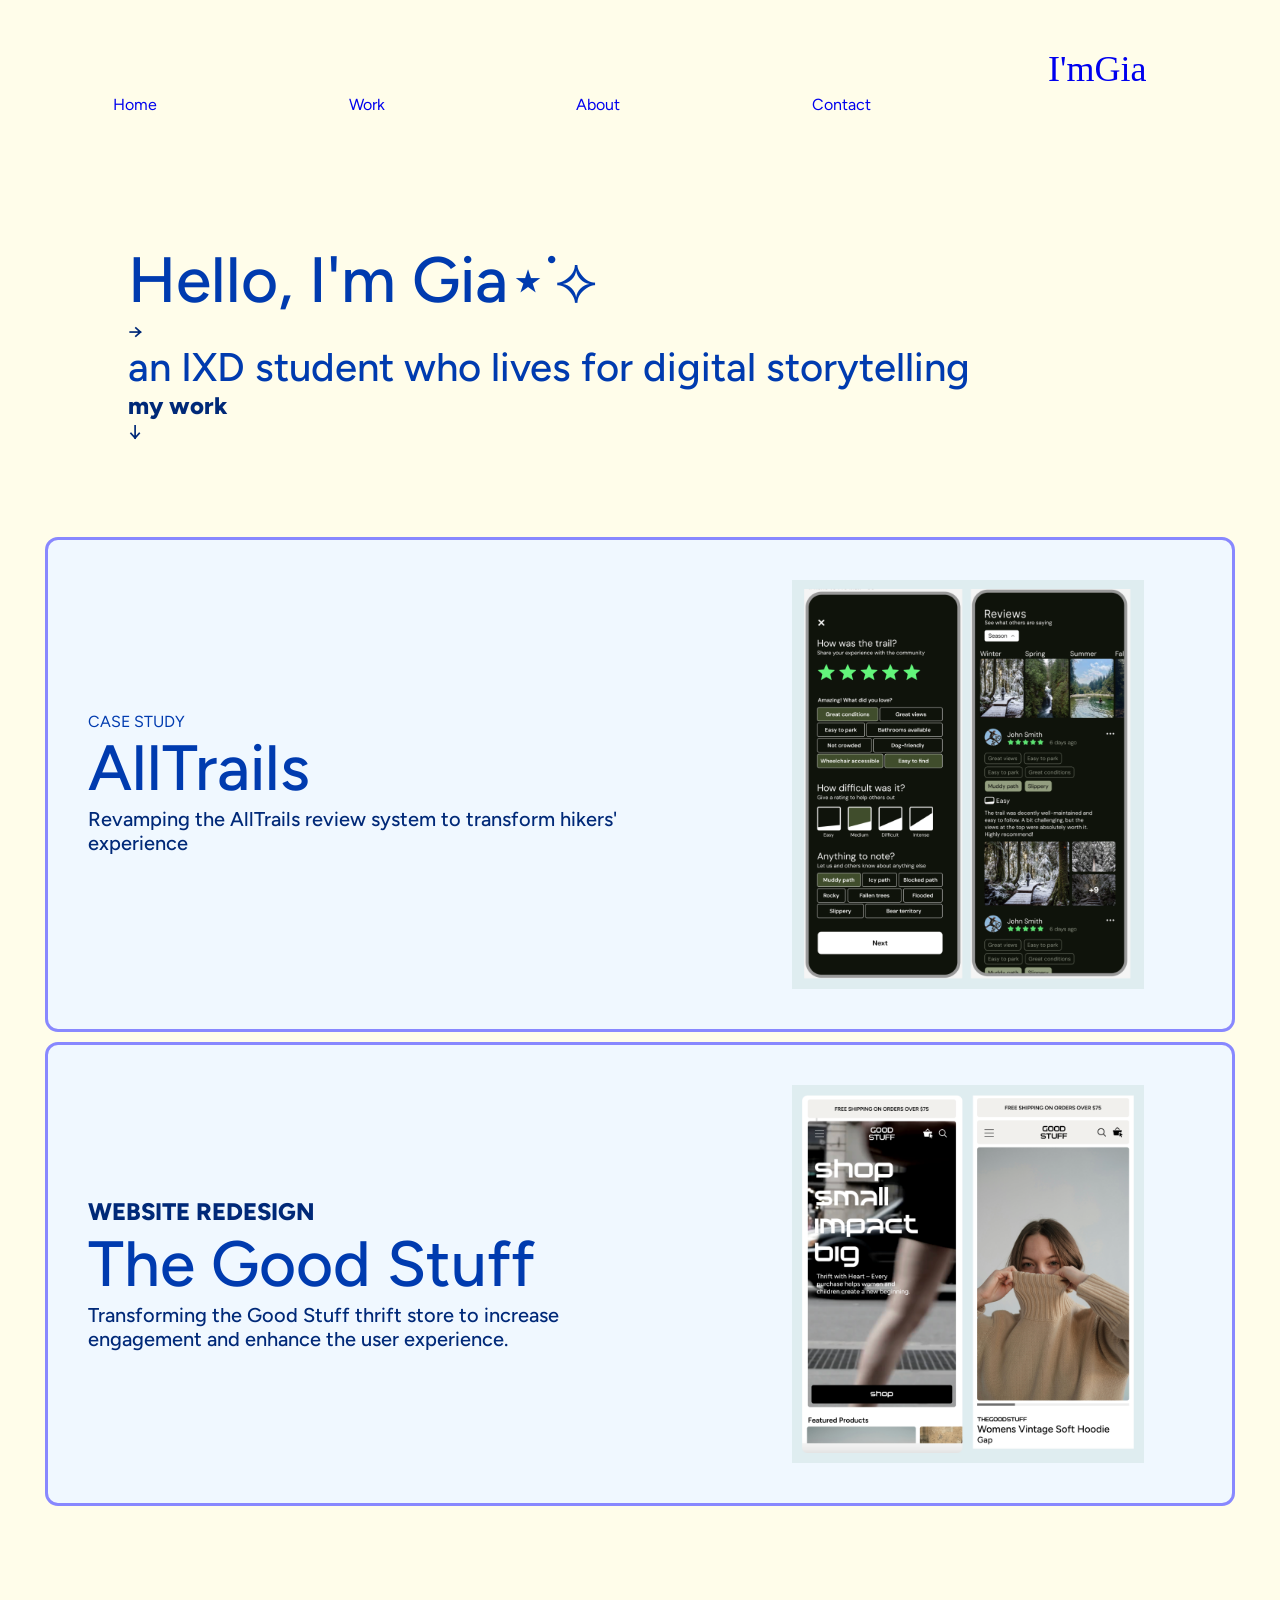
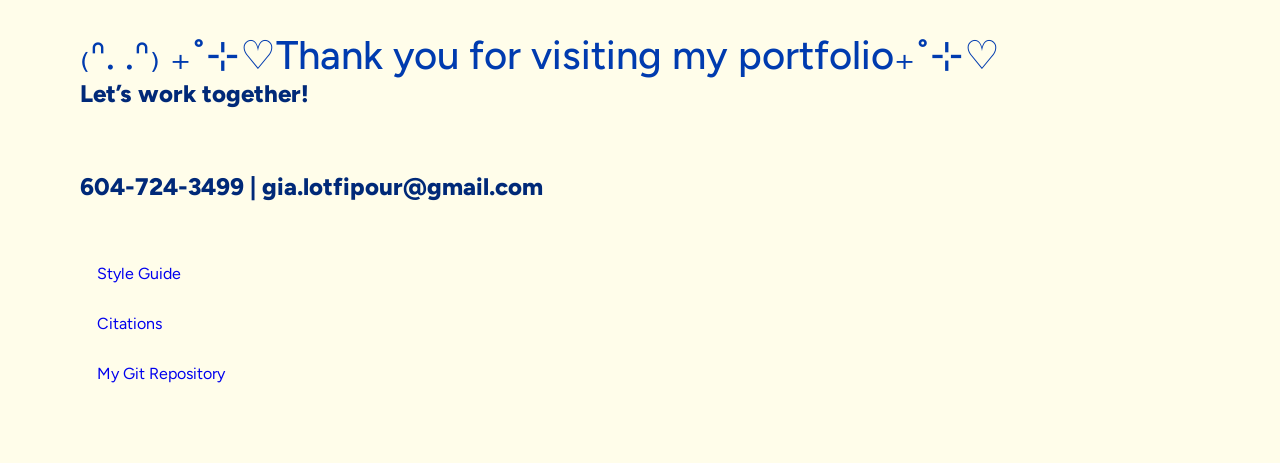
<file: index.html>
<!DOCTYPE html>
<html lang="en">
  <head>
    <meta charset="UTF-8" />
    <meta name="viewport" content="width=device-width, initial-scale=1.0" />
    <title>AllTrails Case Study</title>
    <link rel="stylesheet" href="css/styles.css" />
  </head>

  <body>
    <header class="portfolio-header">
      <ul class="navigation">
        <li class="navigation-item"><a href="index.html">Home</a></li>
        <li class="navigation-item"><a href="work.html">Work</a></li>
        <li class="navigation-item"><a href="about.html">About</a></li>
        <li class="navigation-item"><a href="#contact">Contact</a></li>
      </ul>

      <h1 class="logo"><a href="home.html">I'mGia</a></h1>
    </header>
    <div class="hero">
      <h1>Hello, I'm Gia⋆˙⟡</h1>
      <p>&#8594;</p>
      <h2>an IXD student who lives for digital storytelling</h2>
      <h3>my work</h3>
      <p>&darr;</p>
    </div>

    <div class="project-section">
      <div class="text-content">
        <h5>CASE STUDY</h5>
        <h1>AllTrails</h1>
        <p>
          Revamping the AllTrails review system to transform hikers' experience
        </p>
      </div>
      <img
        src="img/alltrailsplaceholder.png"
        alt="AllTrails case study"
        class="project-image"
      />
    </div>

    <div class="hero-section">
      <div class="text-content">
        <h3>WEBSITE REDESIGN</h3>
        <h1>The Good Stuff</h1>
        <p>
          Transforming the Good Stuff thrift store to increase engagement and
          enhance the user experience.
        </p>
      </div>
      <img
        src="img/goodstuffplaceholder.png"
        alt="The Good Stuff mobile screenshots"
        class="hero-image"
      />
    </div>

    <ul class="footer" id="contact">
      <li class="main-footer-area">
        <h2>₍ᐢ. .ᐢ₎ ₊˚⊹♡Thank you for visiting my portfolio₊˚⊹♡</h2>
        <h3>Let’s work together!</h3>
      </li>
      <li class="contact-footer-area">
        <h3>604-724-3499 | gia.lotfipour@gmail.com</h3>
      </li>
    </ul>

    <ul class="footer-navigation">
      <li class="navigation-item">
        <a
          href="https://www.figma.com/design/rMzfPXT9ctFKr7OSMbcHpd/Paul---Web-portfolio?node-id=0-1&t=zXJKf3eqYZQICA27-1"
          >Style Guide</a
        >
      </li>
      <li class="navigation-item"><a href="citations.html">Citations</a></li>
      <li class="navigation-item">
        <a href="https://github.com/gialotfipour/gialotfipour.github.io"
          >My Git Repository</a
        >
      </li>
    </ul>
  </body>
</html>
</file>
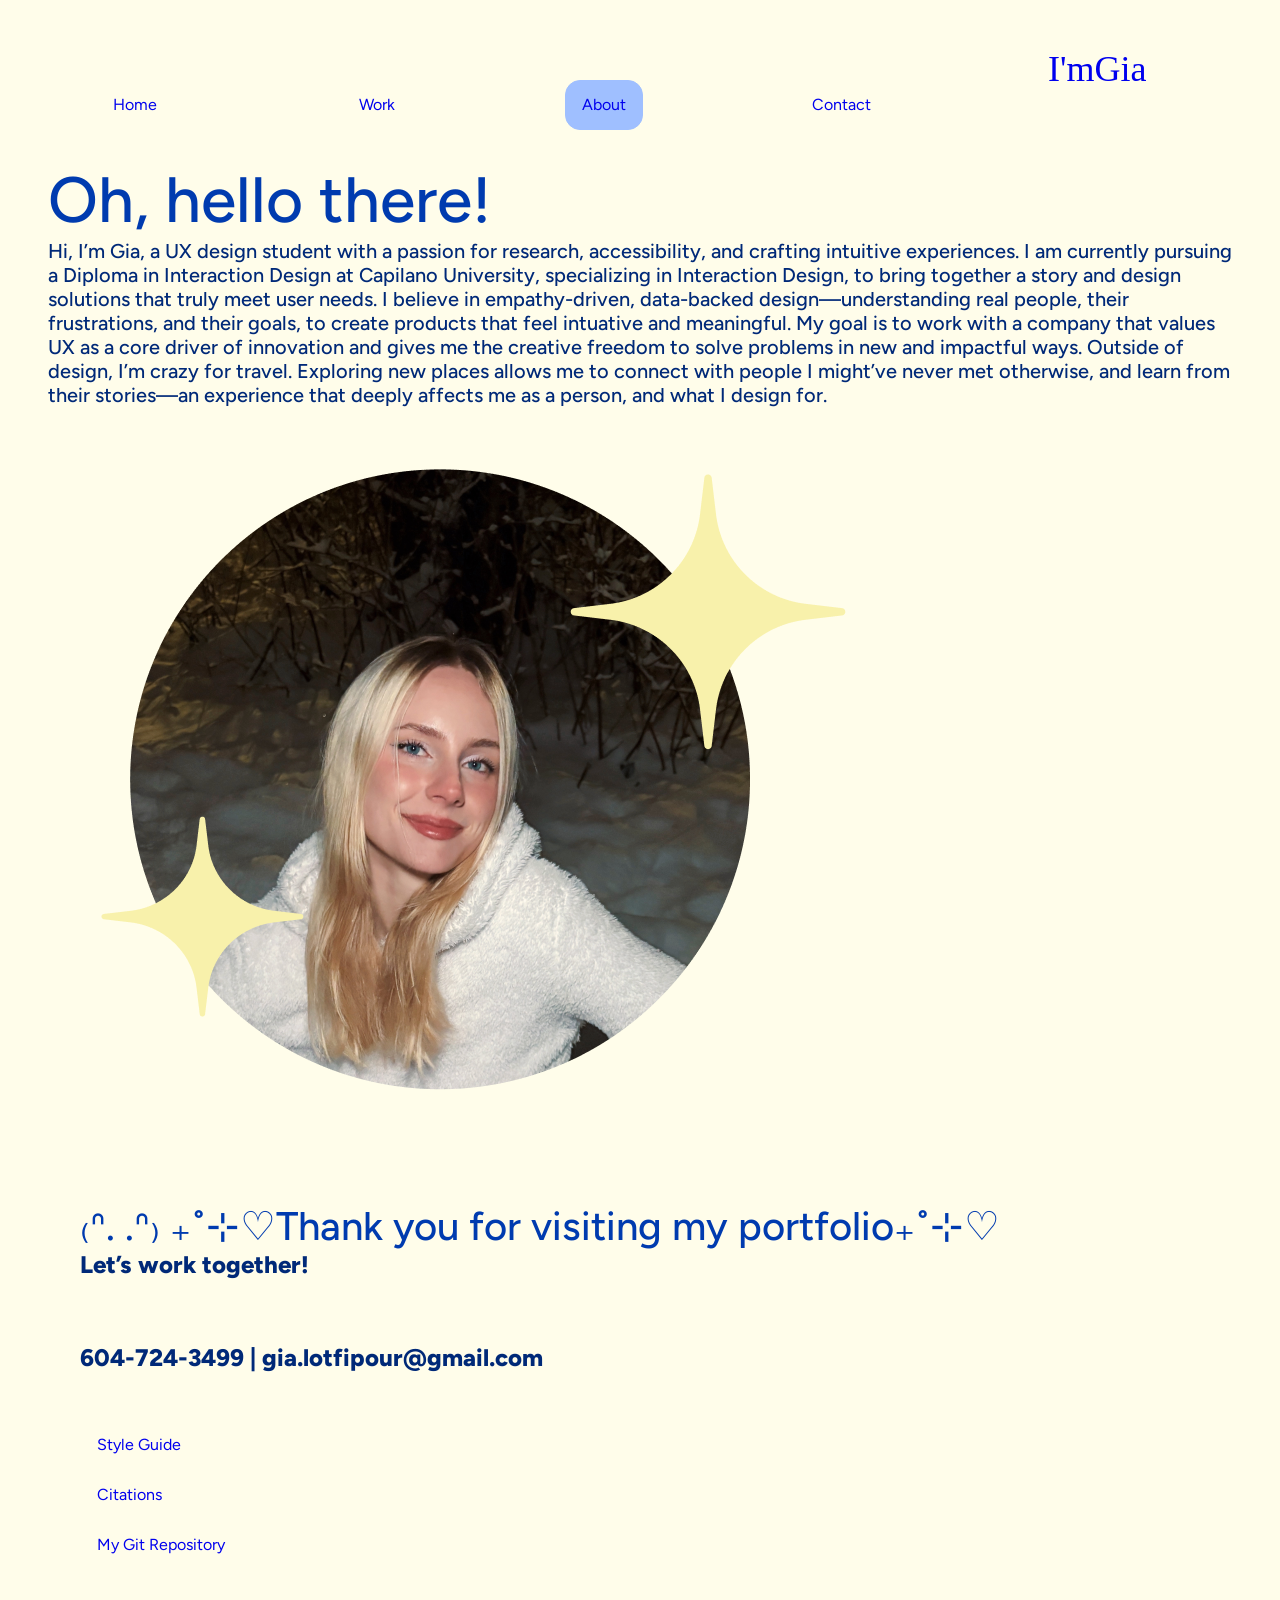
<file: about.html>
<!DOCTYPE html>
<html lang="en">
  <head>
    <meta charset="UTF-8" />
    <meta name="viewport" content="width=device-width, initial-scale=1.0" />
    <title>AllTrails Case Study</title>
    <link rel="stylesheet" href="css/styles.css" />
  </head>

  <body>
    <header class="portfolio-header">
      <ul class="navigation">
        <li class="navigation-item"><a href="index.html">Home</a></li>
        <li class="navigation-item"><a href="work.html">Work</a></li>
        <li class="navigation-item navigation-item-active">
          <a href="about.html">About</a>
        </li>
        <li class="navigation-item"><a href="#contact">Contact</a></li>
      </ul>

      <h1 class="logo"><a href="home.html">I'mGia</a></h1>
    </header>

    <section>
      <h1>Oh, hello there!</h1>
      <p>
        Hi, I’m Gia, a UX design student with a passion for research,
        accessibility, and crafting intuitive experiences. I am currently
        pursuing a Diploma in Interaction Design at Capilano University,
        specializing in Interaction Design, to bring together a story and design
        solutions that truly meet user needs. I believe in empathy-driven,
        data-backed design—understanding real people, their frustrations, and
        their goals, to create products that feel intuative and meaningful. My
        goal is to work with a company that values UX as a core driver of
        innovation and gives me the creative freedom to solve problems in new
        and impactful ways. Outside of design, I’m crazy for travel. Exploring
        new places allows me to connect with people I might’ve never met
        otherwise, and learn from their stories—an experience that deeply
        affects me as a person, and what I design for.
      </p>
    </section>
    <img src="img/itsme.png" alt="Screenshots of Wireframes" />

    <ul class="footer" id="contact">
      <li class="main-footer-area">
        <h2>₍ᐢ. .ᐢ₎ ₊˚⊹♡Thank you for visiting my portfolio₊˚⊹♡</h2>
        <h3>Let’s work together!</h3>
      </li>
      <li class="contact-footer-area">
        <h3>604-724-3499 | gia.lotfipour@gmail.com</h3>
      </li>
    </ul>
    <ul class="footer-navigation">
      <li class="navigation-item">
        <a
          href="https://www.figma.com/design/rMzfPXT9ctFKr7OSMbcHpd/Paul---Web-portfolio?node-id=0-1&t=zXJKf3eqYZQICA27-1"
          >Style Guide</a
        >
      </li>
      <li class="navigation-item"><a href="citations.html">Citations</a></li>
      <li class="navigation-item">
        <a href="https://github.com/gialotfipour/gialotfipour.github.io"
          >My Git Repository</a
        >
      </li>
    </ul>
  </body>
</html>
</file>
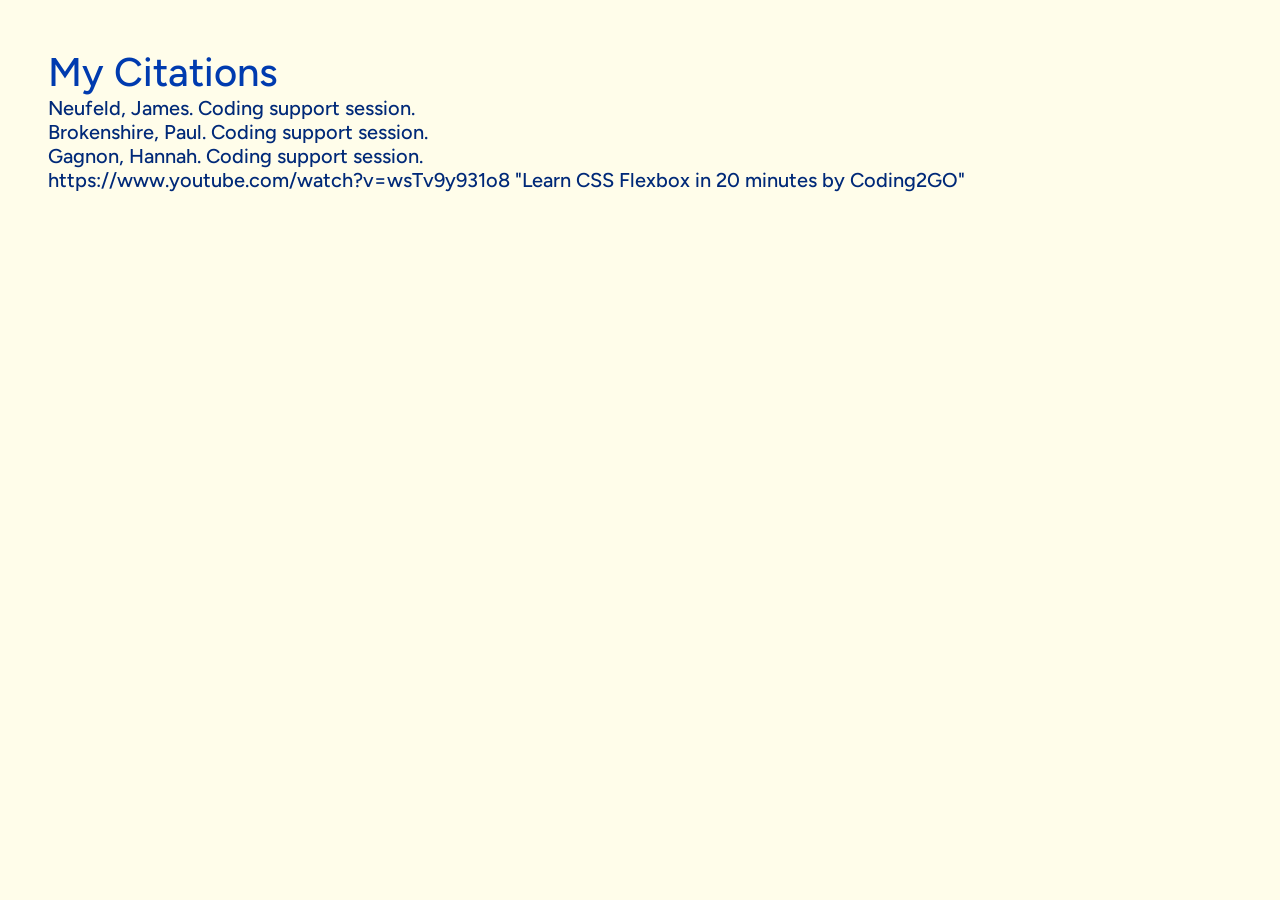
<file: citations.html>
<!DOCTYPE html>
<html lang="en">
  <head>
    <meta charset="UTF-8" />
    <meta name="viewport" content="width=device-width, initial-scale=1.0" />
    <title>AllTrails Case Study</title>
    <link rel="stylesheet" href="css/styles.css" />
  </head>

  <section class="My-Citations">
    <h2>My Citations</h2>
    <p>Neufeld, James. Coding support session.</p>
    <p>Brokenshire, Paul. Coding support session.</p>
    <p>Gagnon, Hannah. Coding support session.</p>
    <p>
      https://www.youtube.com/watch?v=wsTv9y931o8 "Learn CSS Flexbox in 20
      minutes by Coding2GO"
    </p>
  </section>
</html>
</file>
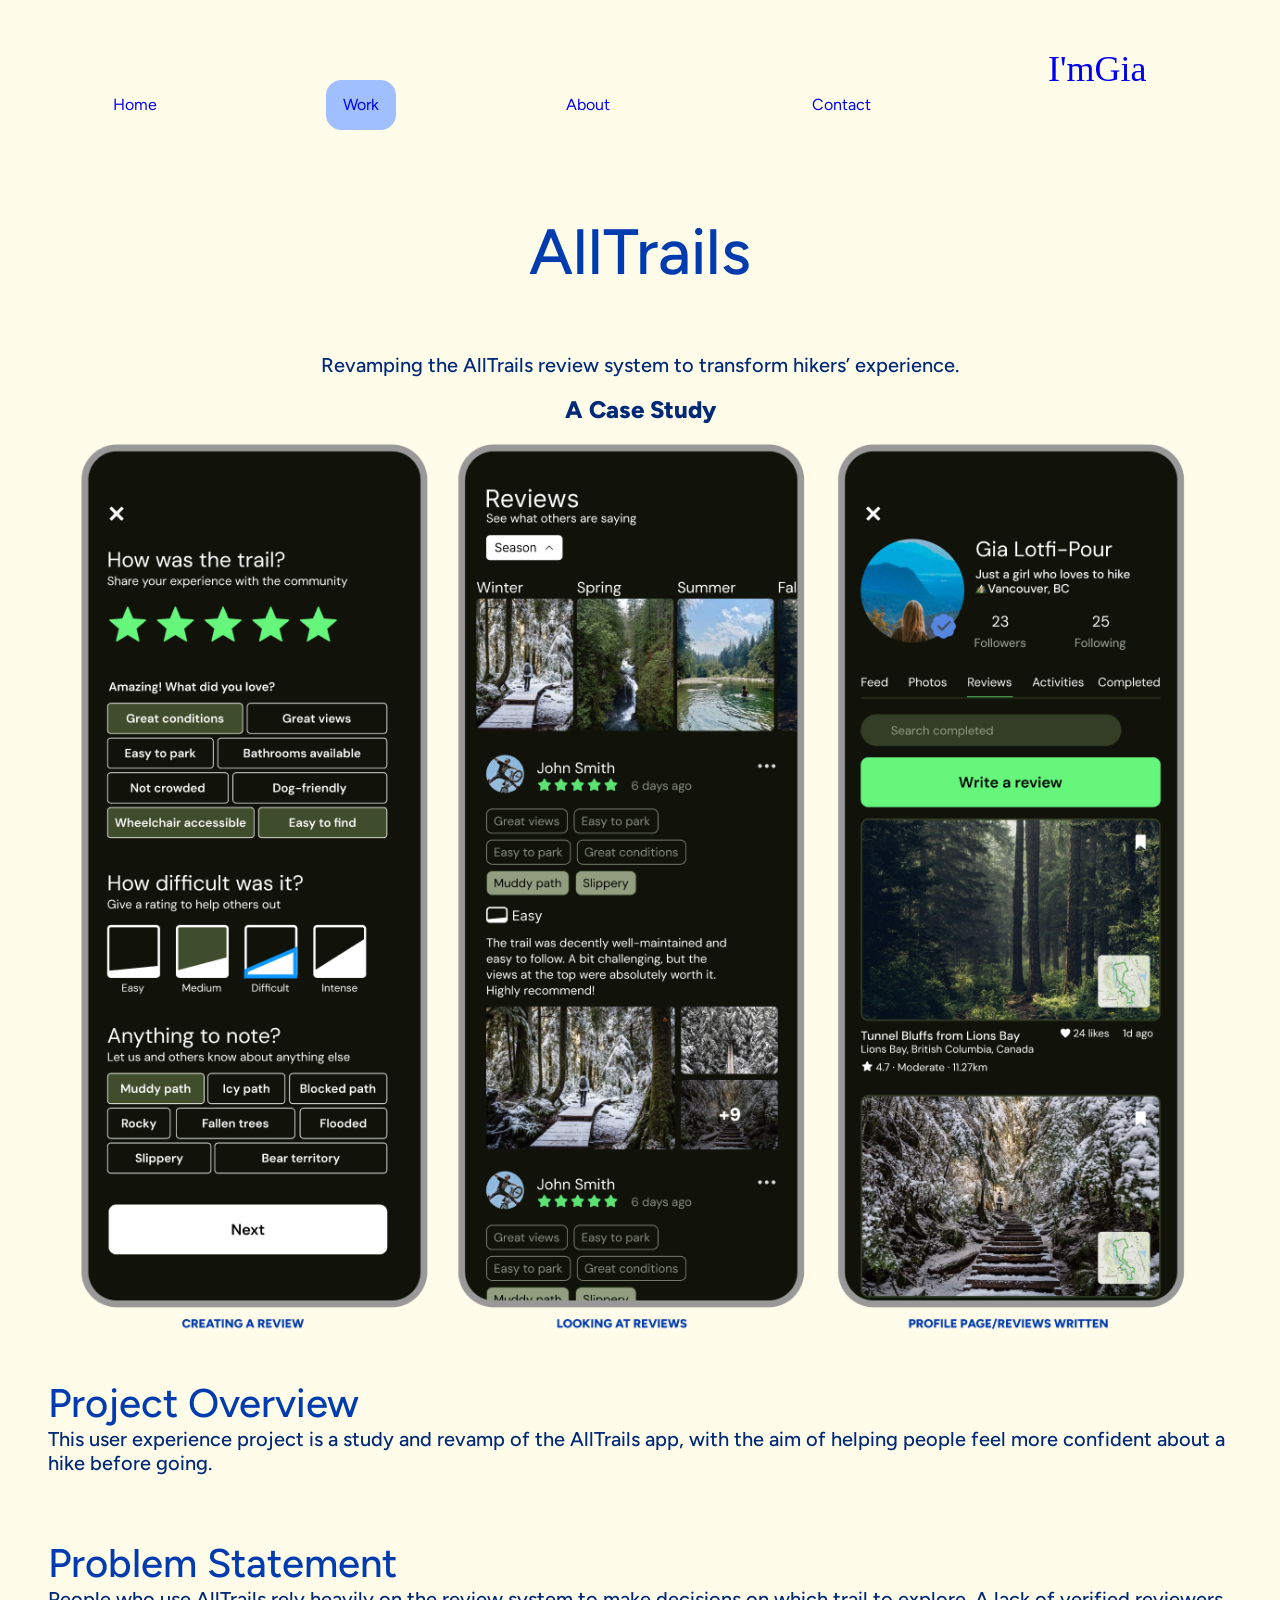
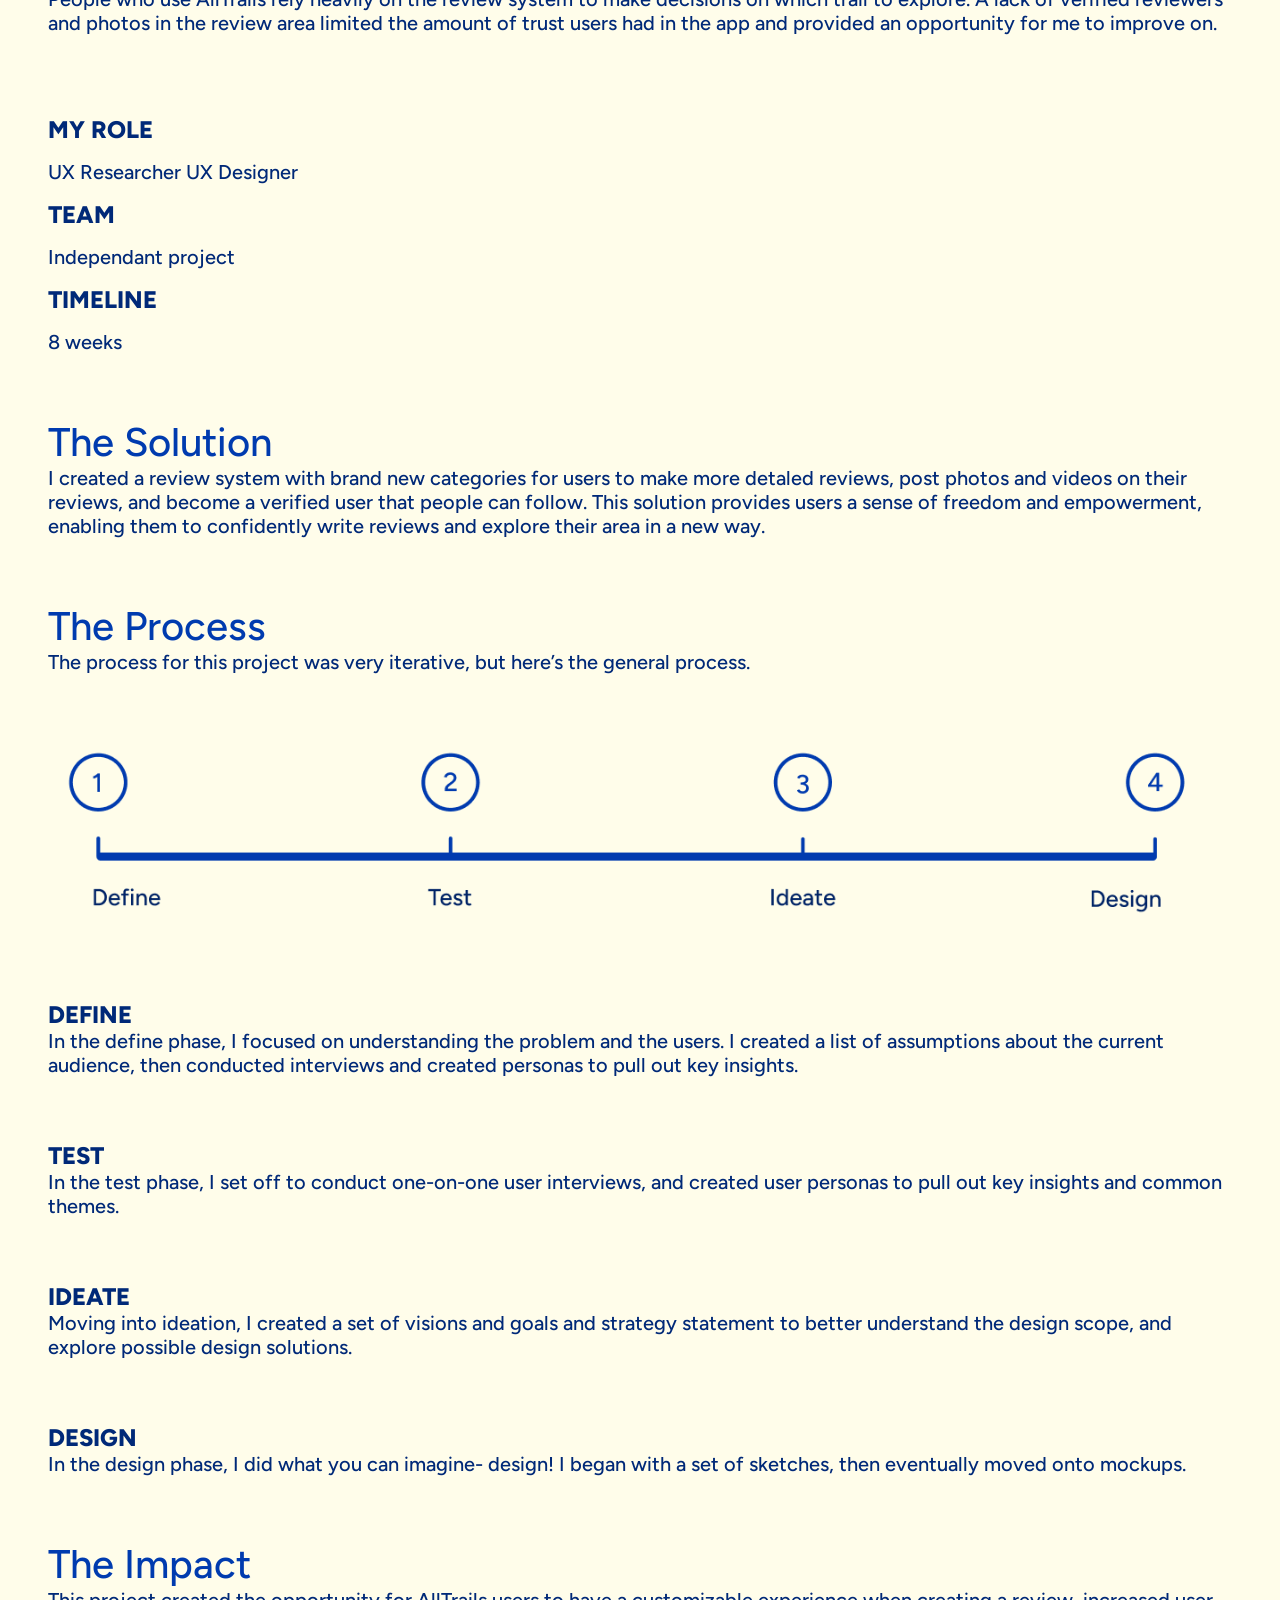
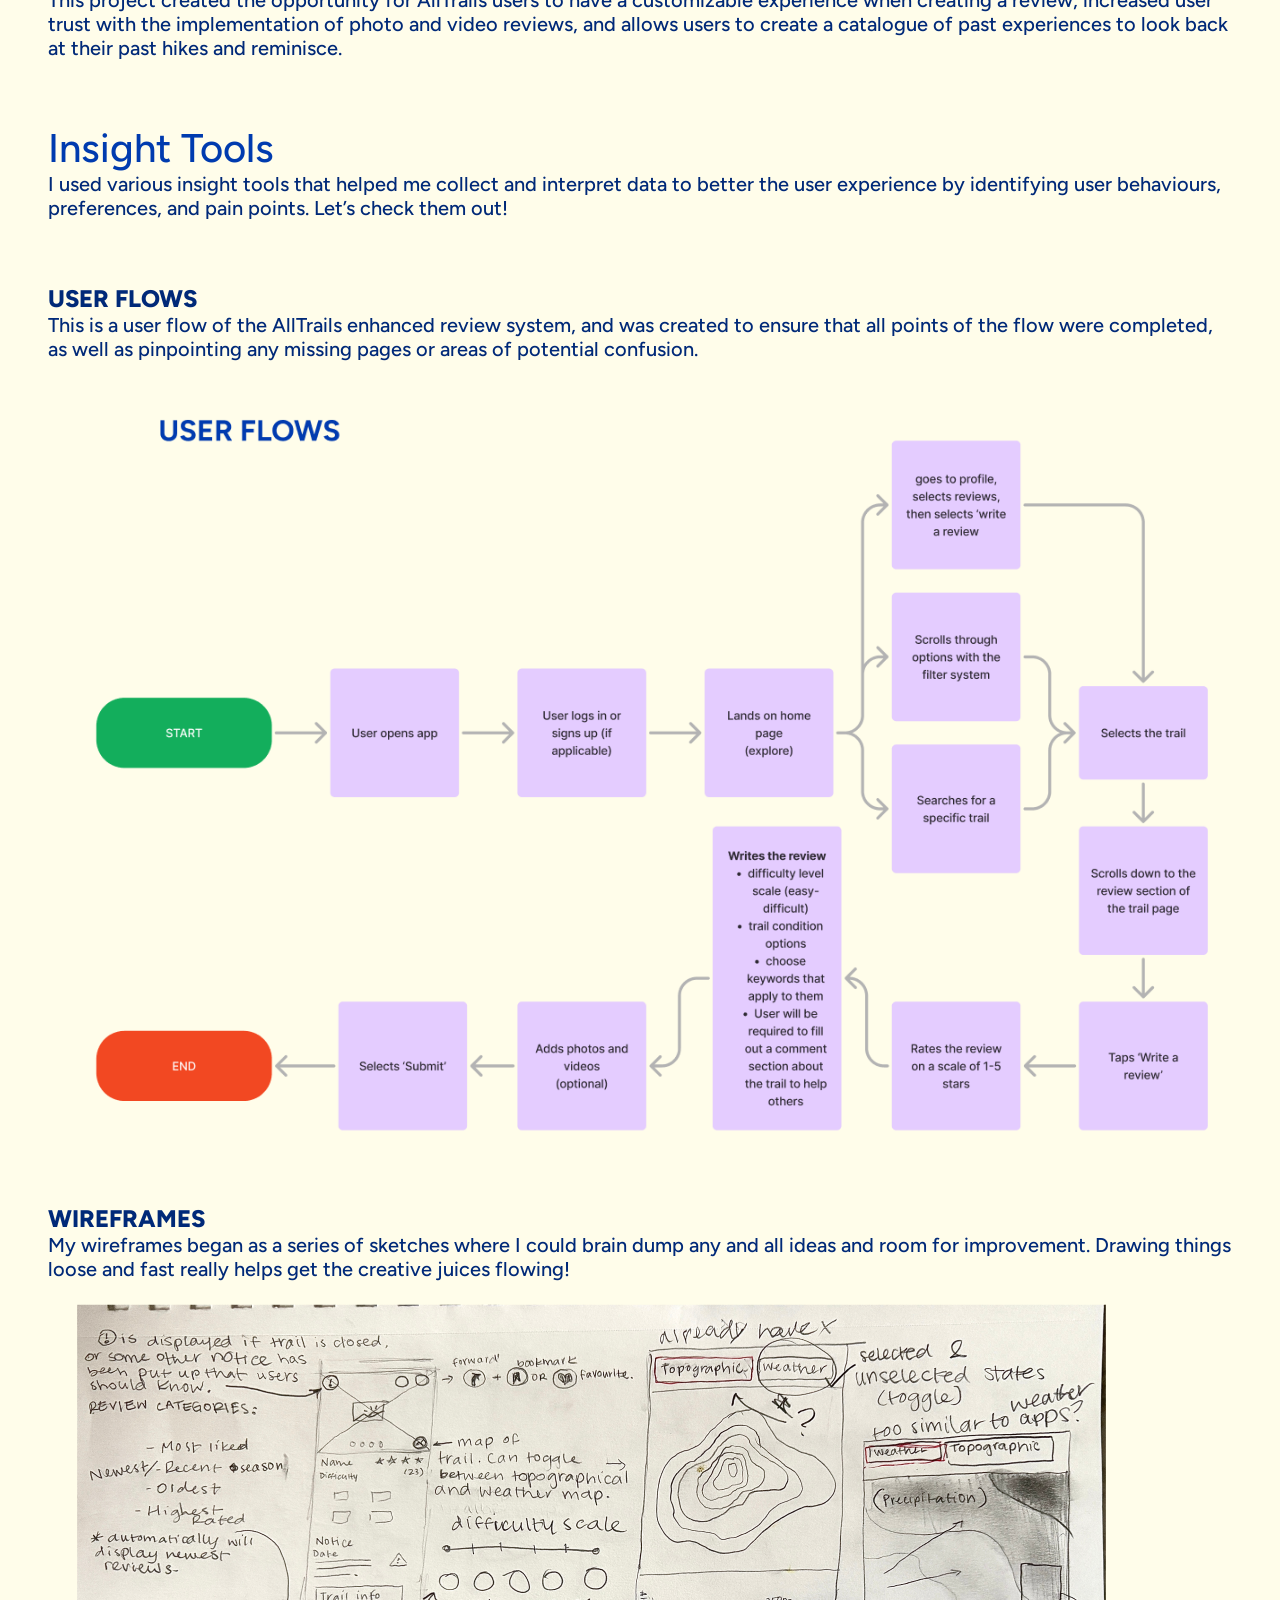
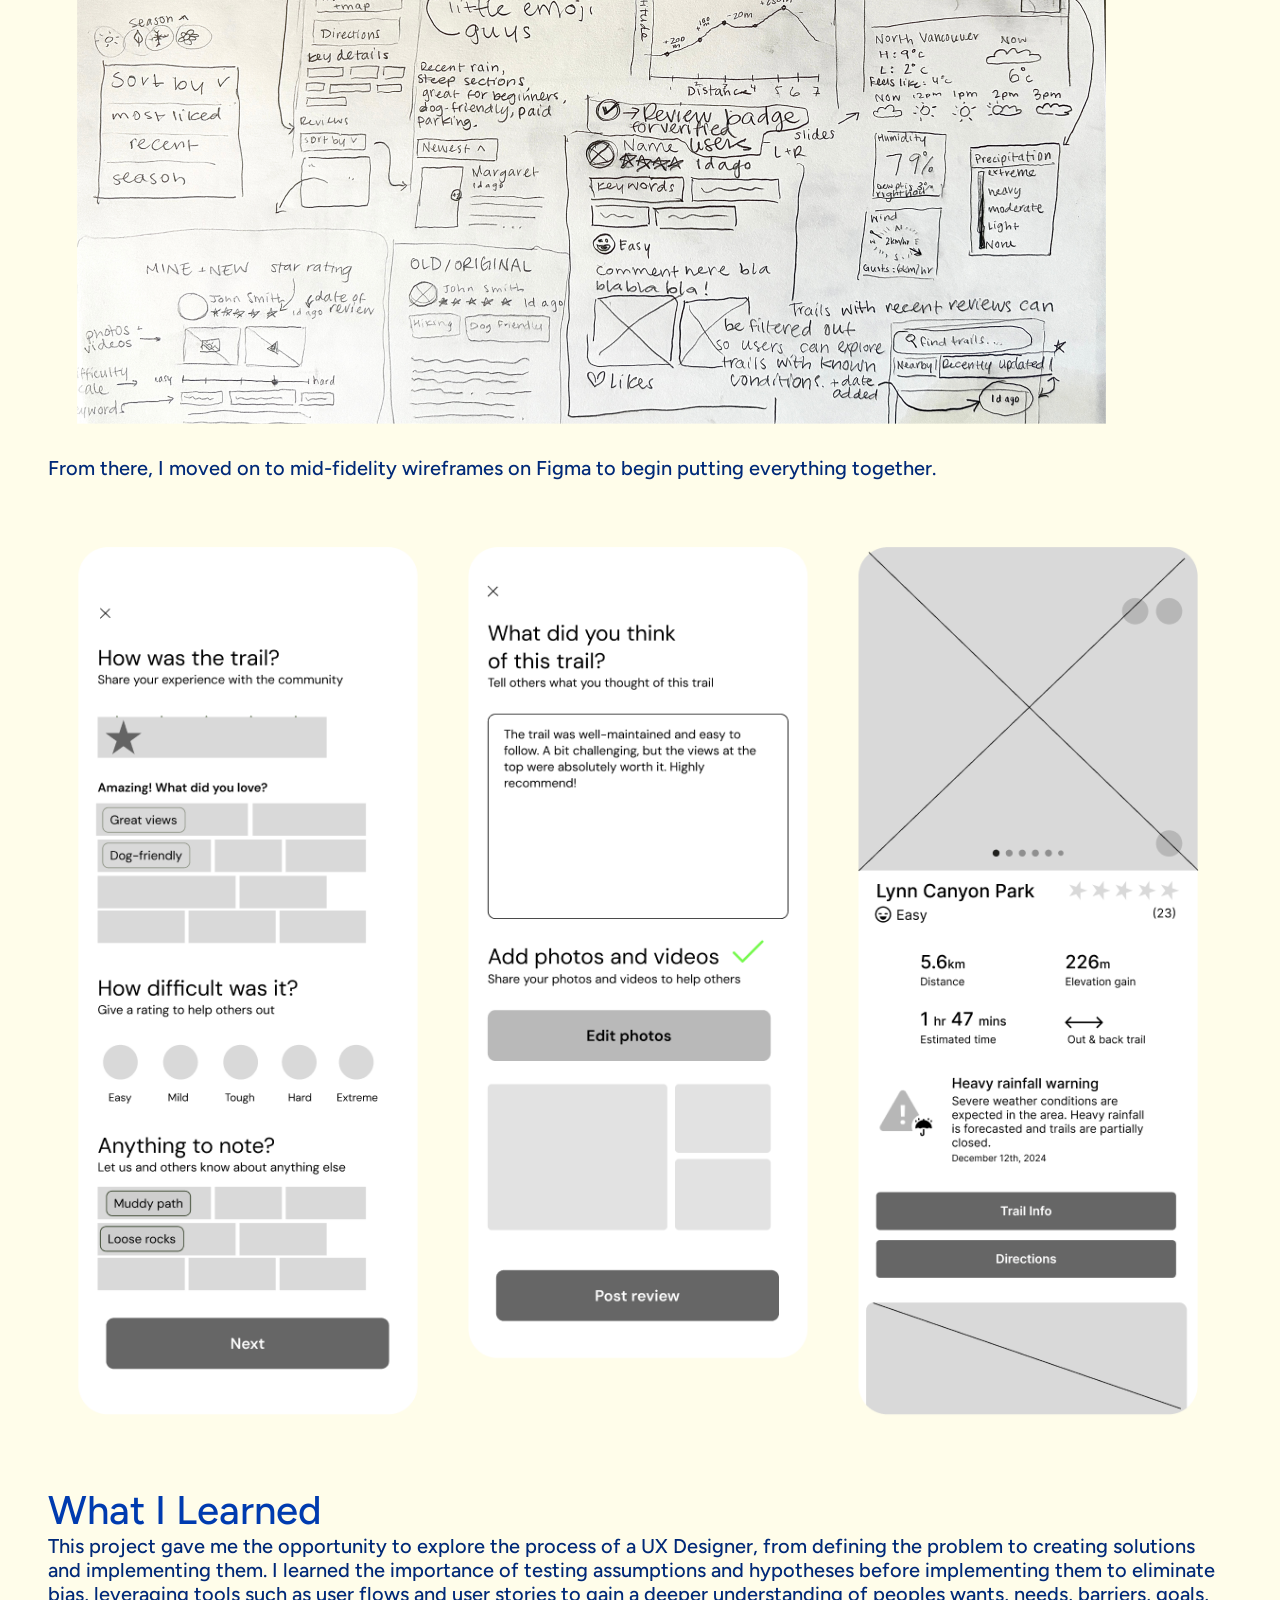
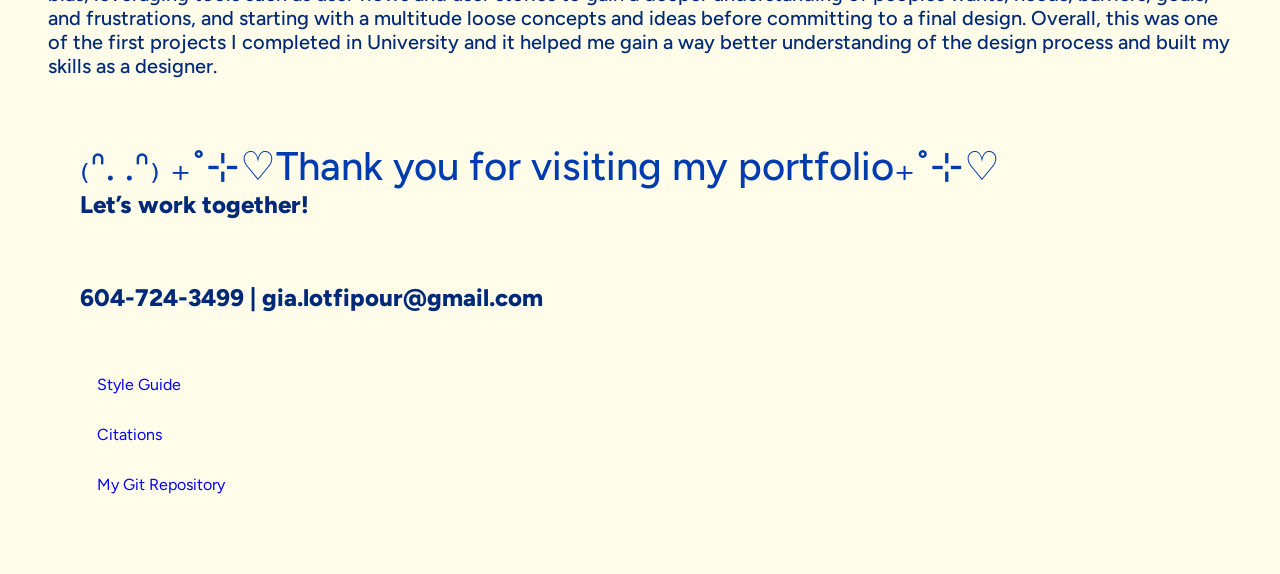
<file: work.html>
<!DOCTYPE html>
<html lang="en">
  <head>
    <meta charset="UTF-8" />
    <meta name="viewport" content="width=device-width, initial-scale=1.0" />
    <title>AllTrails Case Study</title>
    <link rel="stylesheet" href="css/styles.css" />
  </head>

  <!-- Knowledge source: James Neufeld , personal communication, March 10, 2025 -->
  <body>
    <header class="portfolio-header">
      <ul class="navigation">
        <li class="navigation-item"><a href="index.html">Home</a></li>
        <li class="navigation-item navigation-item-active">
          <a href="work.html">Work</a>
        </li>
        <li class="navigation-item"><a href="about.html">About</a></li>
        <li class="navigation-item"><a href="#contact">Contact</a></li>
      </ul>

      <h1 class="logo"><a href="home.html">I'mGia</a></h1>
    </header>
    <section class="project-header">
      <div class="project-inner-container">
        <h1 class="project-title">AllTrails</h1>
        <p class="project-description">
          Revamping the AllTrails review system to transform hikers’ experience.
        </p>
        <h3 class="project-type">A Case Study</h3>
      </div>
    </section>
    <figure>
      <img src="img/alltrailswireframe1.png" alt="Screenshots of Wireframes" />
    </figure>

    <section class="project-overview">
      <h2>Project Overview</h2>
      <p>
        This user experience project is a study and revamp of the AllTrails app,
        with the aim of helping people feel more confident about a hike before
        going.
      </p>
    </section>

    <section class="problem-statement">
      <h2>Problem Statement</h2>
      <p>
        People who use AllTrails rely heavily on the review system to make
        decisions on which trail to explore. A lack of verified reviewers and
        photos in the review area limited the amount of trust users had in the
        app and provided an opportunity for me to improve on.
      </p>
    </section>

    <section class="role-team-timeline">
      <h3>MY ROLE</h3>
      <p>UX Researcher UX Designer</p>

      <h3>TEAM</h3>
      <p>Independant project</p>

      <h3>TIMELINE</h3>
      <p>8 weeks</p>
    </section>

    <section class="solution">
      <h2>The Solution</h2>
      <p>
        I created a review system with brand new categories for users to make
        more detaled reviews, post photos and videos on their reviews, and
        become a verified user that people can follow. This solution provides
        users a sense of freedom and empowerment, enabling them to confidently
        write reviews and explore their area in a new way.
      </p>
    </section>

    <section class="process">
      <h2>The Process</h2>
      <p>
        The process for this project was very iterative, but here’s the general
        process.
      </p>
    </section>

    <figure>
      <img src="img/process.png" alt="Screenshots of Wireframes" />
    </figure>

    <section class="define project-stage">
      <h3>DEFINE</h3>
      <p>
        In the define phase, I focused on understanding the problem and the
        users. I created a list of assumptions about the current audience, then
        conducted interviews and created personas to pull out key insights.
      </p>
    </section>

    <section class="test project-stage">
      <h3>TEST</h3>
      <p>
        In the test phase, I set off to conduct one-on-one user interviews, and
        created user personas to pull out key insights and common themes.
      </p>
    </section>

    <section class="ideate project-stage">
      <h3>IDEATE</h3>
      <p>
        Moving into ideation, I created a set of visions and goals and strategy
        statement to better understand the design scope, and explore possible
        design solutions.
      </p>
    </section>

    <section class="design project-stage">
      <h3>DESIGN</h3>
      <p>
        In the design phase, I did what you can imagine- design! I began with a
        set of sketches, then eventually moved onto mockups.
      </p>
    </section>

    <section class="the-impacto project-stage">
      <h2>The Impact</h2>
      <p>
        This project created the opportunity for AllTrails users to have a
        customizable experience when creating a review, increased user trust
        with the implementation of photo and video reviews, and allows users to
        create a catalogue of past experiences to look back at their past hikes
        and reminisce.
      </p>
    </section>

    <section class="insight-tools project-stage">
      <h2>Insight Tools</h2>
      <p>
        I used various insight tools that helped me collect and interpret data
        to better the user experience by identifying user behaviours,
        preferences, and pain points. Let’s check them out!
      </p>
    </section>
    <!--Image of user flow below this text-->
    <section class="user-flows project-stage">
      <h3>USER FLOWS</h3>

      <p>
        This is a user flow of the AllTrails enhanced review system, and was
        created to ensure that all points of the flow were completed, as well as
        pinpointing any missing pages or areas of potential confusion.
      </p>
    </section>

    <figure>
      <img src="img/userflow.png" alt="Screenshots of Wireframes" />
    </figure>

    <section class="wireframes project-stage">
      <h3>WIREFRAMES</h3>
      <p>
        My wireframes began as a series of sketches where I could brain dump any
        and all ideas and room for improvement. Drawing things loose and fast
        really helps get the creative juices flowing!
      </p>

      <img src="img/wireframesketches.png" alt="Screenshots of Wireframes" />

      <p>
        From there, I moved on to mid-fidelity wireframes on Figma to begin
        putting everything together.
      </p>
    </section>
    <figure>
      <img src="img/midfiwireframes.png" alt="Screenshots of Wireframes" />
    </figure>

    <section class="learnings project-stage">
      <h2>What I Learned</h2>
      <p>
        This project gave me the opportunity to explore the process of a UX
        Designer, from defining the problem to creating solutions and
        implementing them. I learned the importance of testing assumptions and
        hypotheses before implementing them to eliminate bias, leveraging tools
        such as user flows and user stories to gain a deeper understanding of
        peoples wants, needs, barriers, goals, and frustrations, and starting
        with a multitude loose concepts and ideas before committing to a final
        design. Overall, this was one of the first projects I completed in
        University and it helped me gain a way better understanding of the
        design process and built my skills as a designer.
      </p>
    </section>

    <ul class="footer" id="contact">
      <li class="main-footer-area">
        <h2>₍ᐢ. .ᐢ₎ ₊˚⊹♡Thank you for visiting my portfolio₊˚⊹♡</h2>
        <h3>Let’s work together!</h3>
      </li>
      <li class="contact-footer-area">
        <h3>604-724-3499 | gia.lotfipour@gmail.com</h3>
      </li>
    </ul>
    <ul class="footer-navigation">
      <li class="navigation-item">
        <a
          href="https://www.figma.com/design/rMzfPXT9ctFKr7OSMbcHpd/Paul---Web-portfolio?node-id=0-1&t=zXJKf3eqYZQICA27-1"
          >Style Guide</a
        >
      </li>
      <li class="navigation-item"><a href="citations.html">Citations</a></li>
      <li class="navigation-item">
        <a href="https://github.com/gialotfipour/gialotfipour.github.io"
          >My Git Repository</a
        >
      </li>
    </ul>
  </body>
</html>
</file>
<file: css/styles.css>
@import url(reset.css);
@import url("https://fonts.googleapis.com/css2?family=Figtree:ital,wght@0,300..900;1,300..900&display=swap");

/*Knowledge source: James Neufeld , personal communication, March 10, 2025 */
/* apply a natural box layout model to all elements, but allowing components to change */
html {
  box-sizing: border-box;
}
*,
*:before,
*:after {
  box-sizing: inherit;
}

body {
  font-family: "Figtree", sans-serif;
  background-color: #fffdea;
  color: #003baf;
  padding: 3rem;
  /* TRouBLe */
}
/* Make all images responsive */

img {
  max-width: 100%; /* Makes the image responsive to the container's width */
  height: auto; /* Keeps the aspect ratio */
}
/* Typography Styles */

h1 {
  color: #003baf;
  font-family: Figtree;
  font-size: 4rem;
  font-style: normal;
  font-weight: 500;
  line-height: 120.085%; /* 115.281px */
}

h2 {
  color: #003baf;
  font-family: Figtree;
  font-size: 2.5rem;
  font-style: normal;
  font-weight: 500;
  line-height: 120.085%; /* 76.854px */
}

h3 {
  color: #002978;
  font-family: Figtree;
  font-size: 1.5rem;
  font-style: normal;
  font-weight: 800;
  line-height: normal;
}

p {
  color: #002978;
  font-family: Figtree;
  font-size: 1.25rem;
  font-style: normal;
  font-weight: 500;
  line-height: normal;
}

/* Hyperlink Styles */

a {
  text-decoration: none;
}

/* Container and box styles */

.box {
  background: #e0edf1;
  border-radius: 10px;
  padding: 9rem;
  margin-bottom: 1rem;
}

.hero {
  padding: 5rem;
  margin-bottom: 1rem;
}
.portfolio-header {
  display: flex;
  flex-direction: row;
}
.navigation {
  display: flex;
  flex-direction: column;
  background: #fffdea;
  padding: 2rem;
  width: 75%;
  justify-content: space-between;
}
.logo {
  font-family: "Pixelify Sans", cursive;
  font-size: 36px;
  color: #003baf;
  padding-left: 7rem;
}

/*Knowledge source: James Neufeld , personal communication, March 10, 2025 */
/* Navigation Styles */
.navigation-item {
  padding: 1rem 2rem;
  border-radius: 1.5rem;
  border: 1px solid transparent;
  background: transparent;
}

.navigation-item:hover {
  border: 1px solid #003baf;
  background: trans;
  border-radius: 15px;
}

.navigation-item-active {
  border: 1px solid #9fbfff;
  background: #9fbfff;
  padding: 1rem;
  border-radius: 15px;
}

/* ABOUT ELEMENTS */
.about.herotext {
  padding: 5rem;
}

/* Footer Styles */
.footer {
  padding: 2rem;
}

.contact-footer-area {
  justify-content: flex-end;
  align-items: end;
}

/* AllTrails case study section on index.html page*/

.project-title {
  display: flex;
  justify-content: center;
  align-items: center;
  height: 20vh;
}
.project-description {
  display: flex;
  justify-content: center;
  align-items: center;
  height: 5vh;
}
.project-type {
  display: flex;
  justify-content: center;
  align-items: center;
  height: 5vh;
}

.project-overview {
  margin-bottom: 4rem;
  margin-top: 2rem;
}

.problem-statement {
  margin-bottom: 2rem;
}

.role-team-timeline {
  display: flex;
  flex-direction: column;
  justify-content: flex-end;
  gap: 1rem;
  padding-top: 3rem;
  padding-bottom: 4rem;
}

.solution {
  padding-bottom: 4rem;
}

.project-stage {
  padding-top: 2rem;
  padding-bottom: 2rem;
}

.main-footer-area {
  padding-bottom: 4rem;
}

.text-image-container {
  display: flex; /* Enables side-by-side layout */
  align-items: center; /* Aligns image and text vertically */
  gap: 20px; /* Adds space between text and image */
}

/*Knowledge source: James Neufeld , personal communication, March 10, 2025 */
/* The Good Stuff case study section on index.html page*/
.hero-section {
  background-color: aliceblue;
  outline: 3px solid rgb(136, 136, 255);
  border-radius: 10px;
  display: flex; /* Enables side-by-side layout */
  align-items: center; /* Centers items vertically */
  justify-content: space-between; /* Adds spacing */
  width: 100%; /* Full width */
  padding: 40px; /* Adjust as needed */
  margin-bottom: 6rem;
}

.text-content {
  width: 50%; /* Ensures text takes up half of the screen */
}

.hero-image {
  width: 40%; /* Adjust the image width */
  max-width: 400px; /* Prevents it from getting too large */
  height: auto; /* Keeps aspect ratio */
  padding-right: 3rem;
}

/* AllTrails container section index.html*/

.project-section {
  display: flex; /* Enables side-by-side layout */
  background-color: aliceblue;
  outline: 3px solid rgb(136, 136, 255);
  border-radius: 10px;
  margin-bottom: 1rem;
  align-items: center; /* Centers content vertically */
  justify-content: space-between; /* Adds spacing */
  width: 100%; /* Full width */
  padding: 40px; /* Adjust as needed */
}

.text-content {
  width: 50%; /* Ensures text takes up half of the screen */
}

.project-image {
  width: 40%; /* Adjust image width */
  max-width: 400px; /* Prevents it from getting too large */
  height: auto; /* Keeps aspect ratio */
  padding-right: 3rem;
}

/*Knowledge source: James Neufeld , personal communication, March 10, 2025 */

/* Large devices (desktops, 992px and up) */
@media (min-width: 992px) {
  .navigation {
    flex-direction: row;
  }
  body {
    background: #fffdea;
  }
}

/* X-Large devices (large desktops, 1200px and up) */
@media (min-width: 1200px) {
  body {
    background: #fffdea;
  }
}

/* XX-Large devices (larger desktops, 1400px and up) */
@media (min-width: 1400px) {
  body {
    background: #fffdea;
  }
}

.footer-navigation {
  padding: 1rem;
}
</file>
